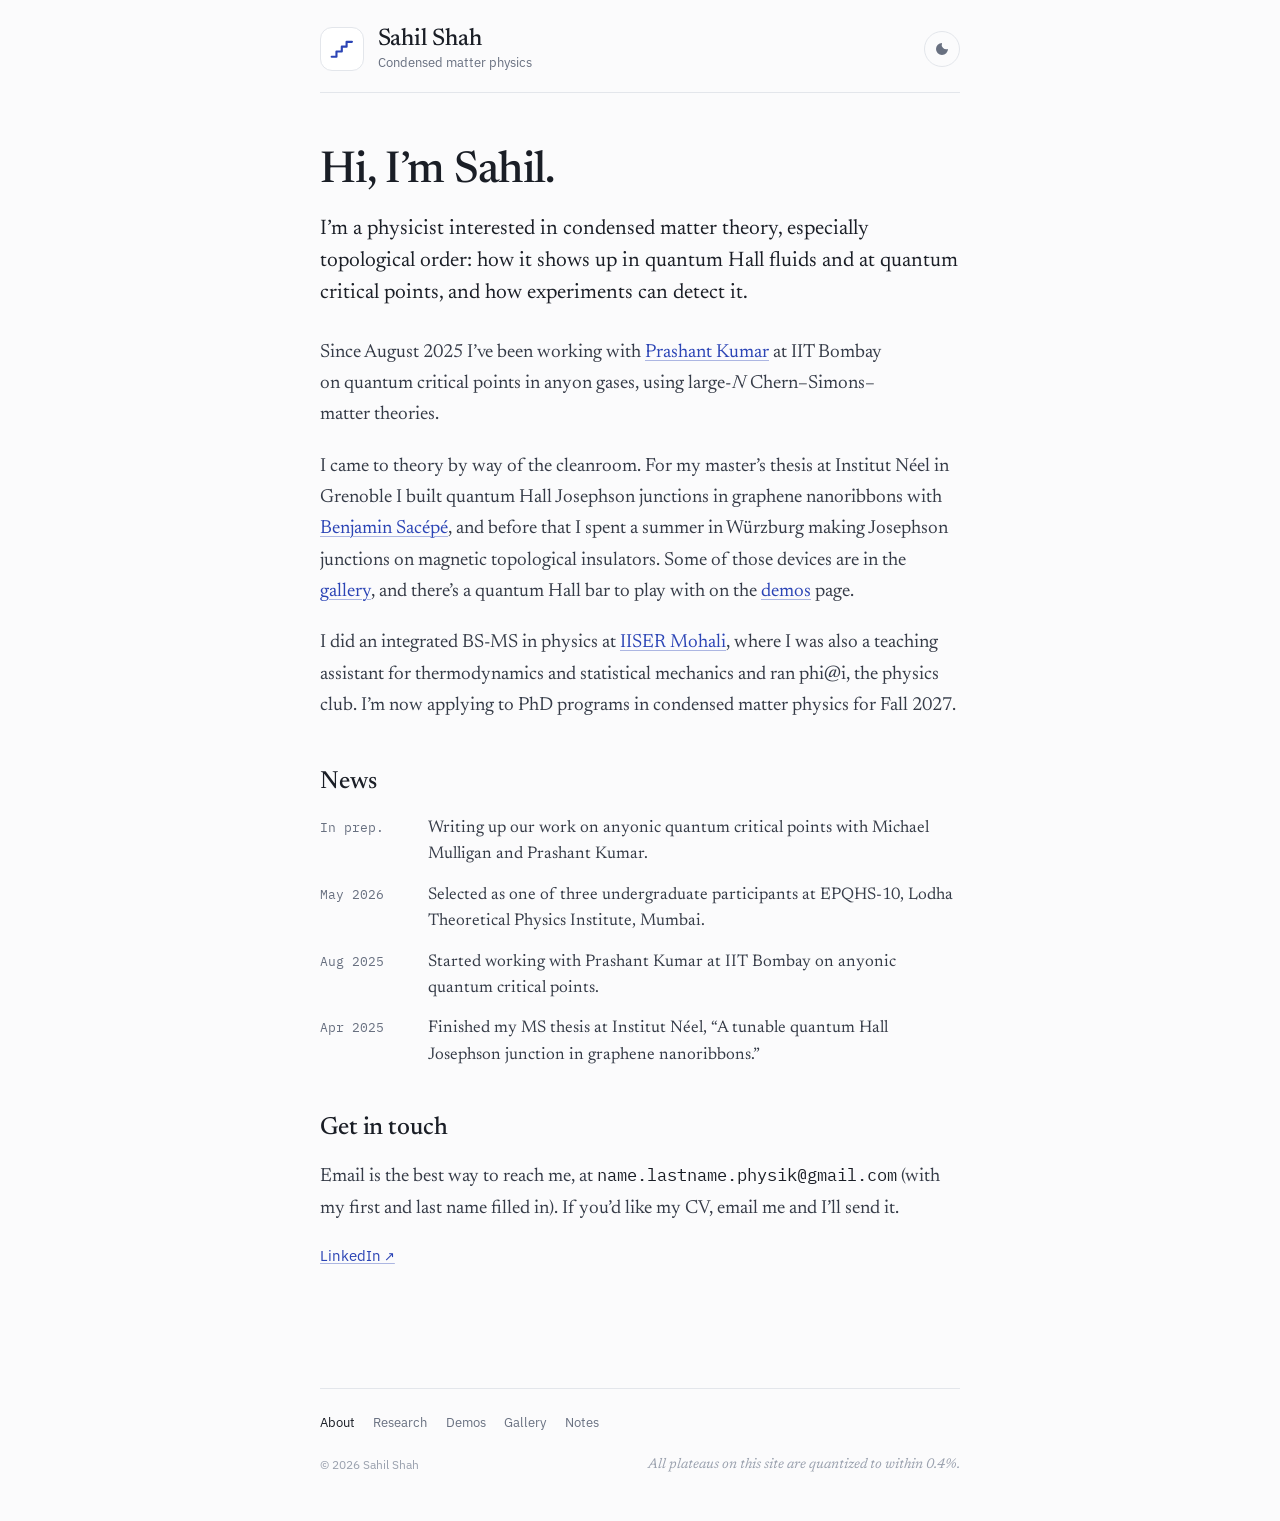
<file: index.html>
<!doctype html>
<html lang="en">
<head>
<meta charset="utf-8">
<meta name="viewport" content="width=device-width, initial-scale=1, viewport-fit=cover">
<title>Sahil Shah</title>
<meta name="description" content="Sahil Shah, condensed matter physicist: quantum Hall physics, anyons and quantum transport.">
<meta property="og:title" content="Sahil Shah">
<meta property="og:description" content="Sahil Shah, condensed matter physicist: quantum Hall physics, anyons and quantum transport.">
<meta property="og:type" content="website">
<link rel="icon" href="favicon.svg" type="image/svg+xml">
<link rel="preload" href="assets/fonts/newsreader-latin-opsz-normal.woff2" as="font" type="font/woff2" crossorigin>
<link rel="preload" href="assets/fonts/ibm-plex-sans-latin-400-normal.woff2" as="font" type="font/woff2" crossorigin>
<link rel="stylesheet" href="assets/css/fonts.css">
<link rel="stylesheet" href="assets/css/style.css">
<script>
  // apply a saved theme before first paint
  try { var t = localStorage.getItem('theme'); if (t === 'dark' || t === 'light') document.documentElement.setAttribute('data-theme', t); } catch (e) {}
</script>
</head>
<body class="about-page">

<a class="skip" href="#main">Skip to content</a>

<header class="masthead">
  <div class="column">
    <div class="masthead-inner">
      <div class="menu">
        <button type="button" class="menu-button" id="menu-button" aria-expanded="false" aria-controls="site-menu" aria-label="Open menu" title="Menu">
          <svg viewBox="0 0 24 24" aria-hidden="true"><path class="stairs" d="M2.5 19.5h4.5v-5h5V10h4.5V5.5h5" fill="none" stroke="currentColor" stroke-width="2" stroke-linecap="round" stroke-linejoin="round"/></svg>
        </button>
        <nav class="menu-panel" id="site-menu" aria-label="Pages" hidden>
          <p class="menu-head">Sahil Shah · pages</p>
          <ul class="menu-list">
          <li style="--i:0" class="is-current"><a href="./" aria-current="page"><span class="menu-label">About</span><span class="menu-desc">Who I am and what I'm up to</span></a></li>
          <li style="--i:1"><a href="research.html"><span class="menu-label">Research</span><span class="menu-desc">Interests, projects and the people I work with</span></a></li>
          <li style="--i:2"><a href="demos.html"><span class="menu-label">Demos &amp; visualizations</span><span class="menu-desc">The quantum Hall effect, in your browser</span></a></li>
          <li style="--i:3"><a href="gallery.html"><span class="menu-label">Gallery</span><span class="menu-desc">Postcards from the cleanroom</span></a></li>
          <li style="--i:4"><a href="notes.html"><span class="menu-label">Notes <span class="badge">under construction</span></span><span class="menu-desc">Anyons, large-N and more, soon</span></a></li>
          </ul>
          <div class="menu-foot"><a href="./#contact">Contact</a><small>© 2026</small></div>
        </nav>
      </div>
      <p class="masthead-title"><a href="./">Sahil Shah</a><span class="masthead-tagline">Condensed matter physics</span></p>
      <button type="button" class="theme-toggle" id="theme-toggle" aria-label="Switch colour theme"><svg viewBox="0 0 24 24" aria-hidden="true"><path d="M12 3a9 9 0 1 0 9 9A7 7 0 0 1 12 3z" fill="currentColor"/></svg></button>
    </div>
  </div>
</header>

<main id="main">
<div class="column">
  <h1 class="page-title">Hi, I’m Sahil.</h1>
  <p class="lead">I’m a physicist interested in condensed matter theory, especially topological order: how it shows up in quantum Hall fluids and at quantum critical points, and how experiments can detect it.</p>
  <p>Since August 2025 I’ve been working with <a href="https://sites.google.com/view/prashantkumariitb/research" rel="noopener">Prashant Kumar</a> at IIT Bombay on quantum critical points in anyon gases, using large-<i>N</i> Chern–Simons–matter theories.</p>
  <p>I came to theory by way of the cleanroom. For my master’s thesis at Institut Néel in Grenoble I built quantum Hall Josephson junctions in graphene nanoribbons with <a href="https://sacepe-quest.neel.cnrs.fr/" rel="noopener">Benjamin Sacépé</a>, and before that I spent a summer in Würzburg making Josephson junctions on magnetic topological insulators. Some of those devices are in the <a href="gallery.html">gallery</a>, and there’s a quantum Hall bar to play with on the <a href="demos.html">demos</a> page.</p>
  <p>I did an integrated BS-MS in physics at <a href="https://www.iisermohali.ac.in/" rel="noopener">IISER Mohali</a>, where I was also a teaching assistant for thermodynamics and statistical mechanics and ran phi@i, the physics club. I’m now applying to PhD programs in condensed matter physics for Fall 2027.</p>

  <h2>News</h2>
  <ul class="news">
    <li><span class="when">In prep.</span><span>Writing up our work on anyonic quantum critical points with Michael Mulligan and Prashant Kumar.</span></li>
    <li><time datetime="2026-05">May 2026</time><span>Selected as one of three undergraduate participants at EPQHS-10, Lodha Theoretical Physics Institute, Mumbai.</span></li>
    <li><time datetime="2025-08">Aug 2025</time><span>Started working with Prashant Kumar at IIT Bombay on anyonic quantum critical points.</span></li>
    <li><time datetime="2025-04">Apr 2025</time><span>Finished my MS thesis at Institut Néel, “A tunable quantum Hall Josephson junction in graphene nanoribbons.”</span></li>
  </ul>

  <h2 id="contact">Get in touch</h2>
  <p>Email is the best way to reach me, at <span class="email">name.lastname.physik@gmail.com</span> (with my first and last name filled in). If you’d like my CV, email me and I’ll send it.</p>
  <ul class="link-row">
    <li><a href="https://www.linkedin.com/in/sahil-shah-797185203/" rel="noopener">LinkedIn</a></li>
    <!-- <li><a href="https://github.com/YOUR-USERNAME" rel="noopener">GitHub</a></li> -->
  </ul>
</div>
</main>

<footer class="site-footer">
  <div class="column">
    <div class="footer-inner">
      <nav class="footer-nav" aria-label="Pages (footer)"><a href="./" aria-current="page">About</a><a href="research.html">Research</a><a href="demos.html">Demos</a><a href="gallery.html">Gallery</a><a href="notes.html">Notes</a></nav>
      <!-- Visitor counter: paste your Cloudflare Worker URL into ENDPOINT at the top of assets/js/visits.js (see README). Hidden until then. -->
      <div class="visits" id="visits" data-flags="assets/flags/" hidden>
        <p class="visits-summary"><span class="visits-label">Visitors</span> <span><strong id="visits-total">0</strong> visits from <strong id="visits-n">0 countries</strong></span></p>
        <ul class="visits-flags" id="visits-flags" aria-label="Visits by country"></ul>
        <button type="button" class="visits-more" id="visits-more" hidden>+0 more</button>
        <p class="visits-note" id="visits-note" hidden>Example data. Live counts appear once the counter is deployed.</p>
      </div>
      <div class="footer-meta">
        <p>© <span id="year">2026</span> Sahil Shah</p>
        <p class="footnote">All plateaus on this site are quantized to within 0.4%.</p>
      </div>
    </div>
  </div>
</footer>

<script src="assets/js/site.js" defer></script>
<script src="assets/js/visits.js" defer></script>
</body>
</html>
</file>
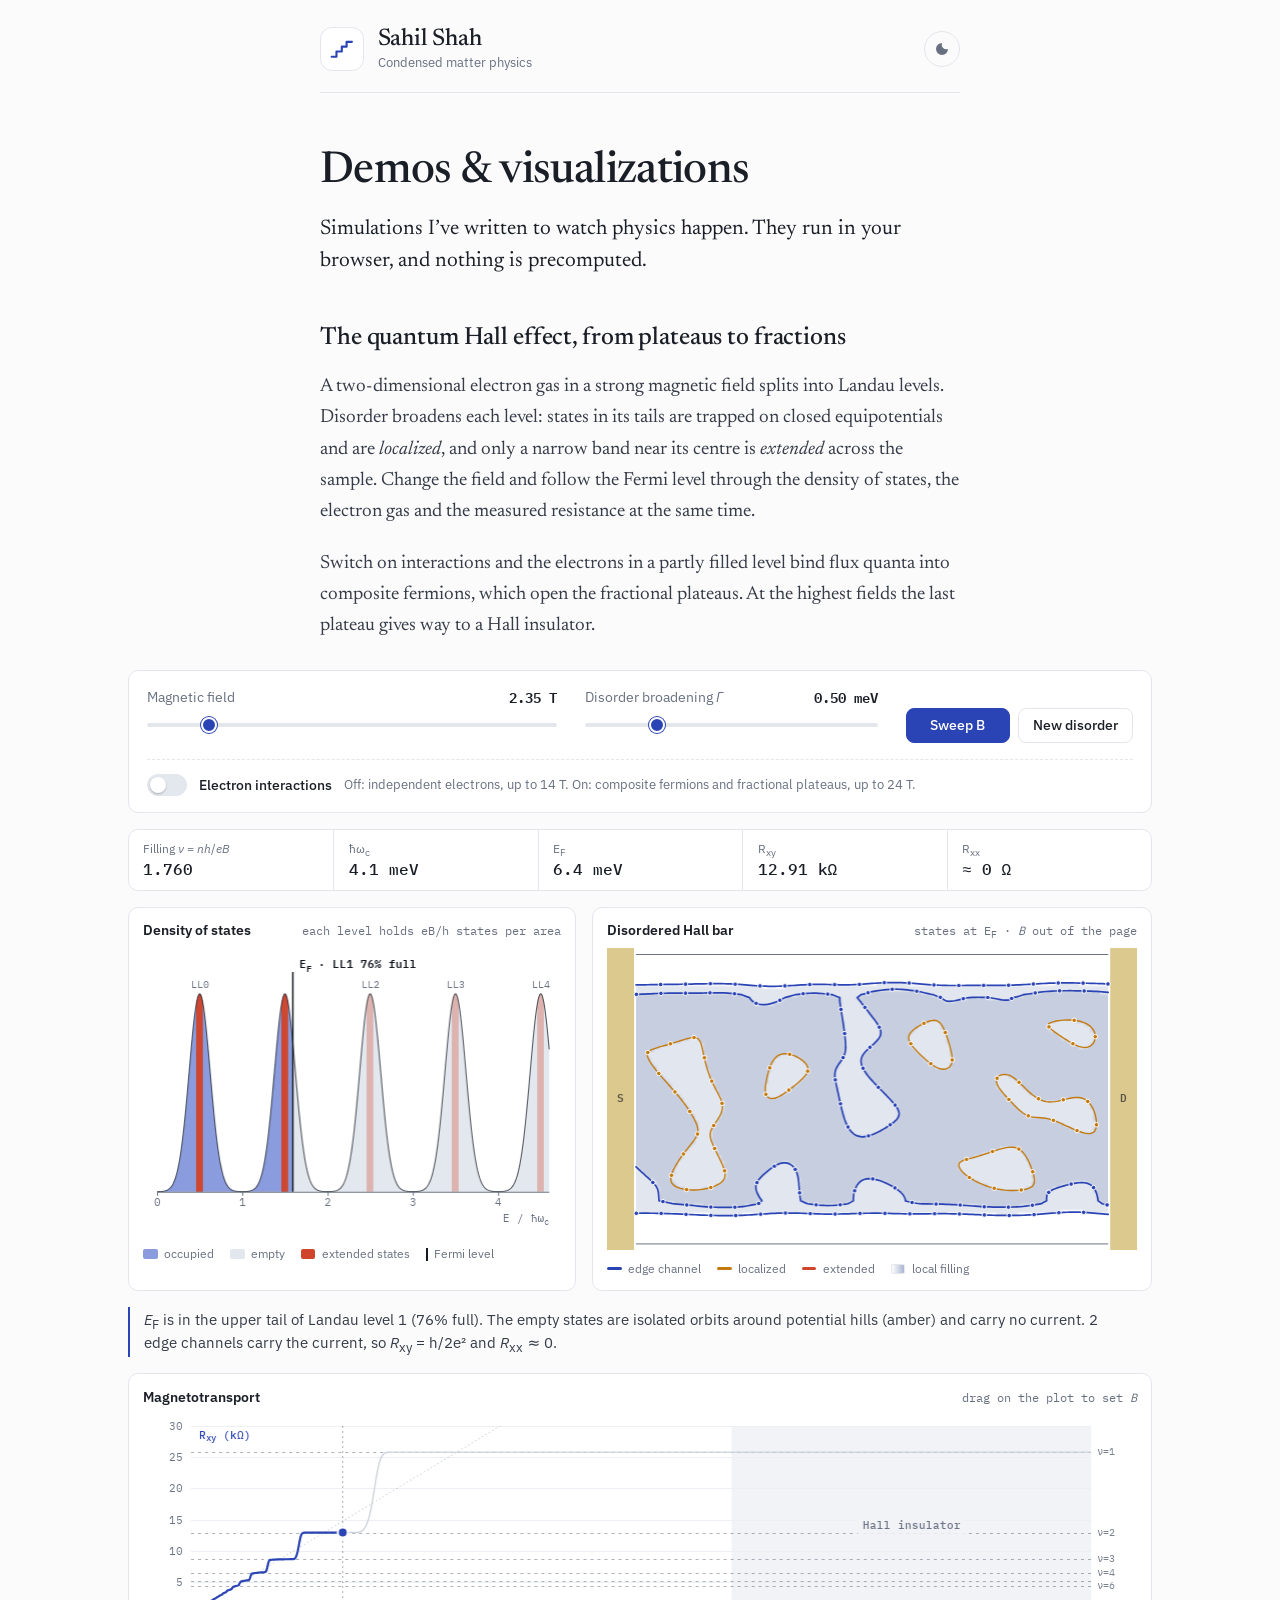
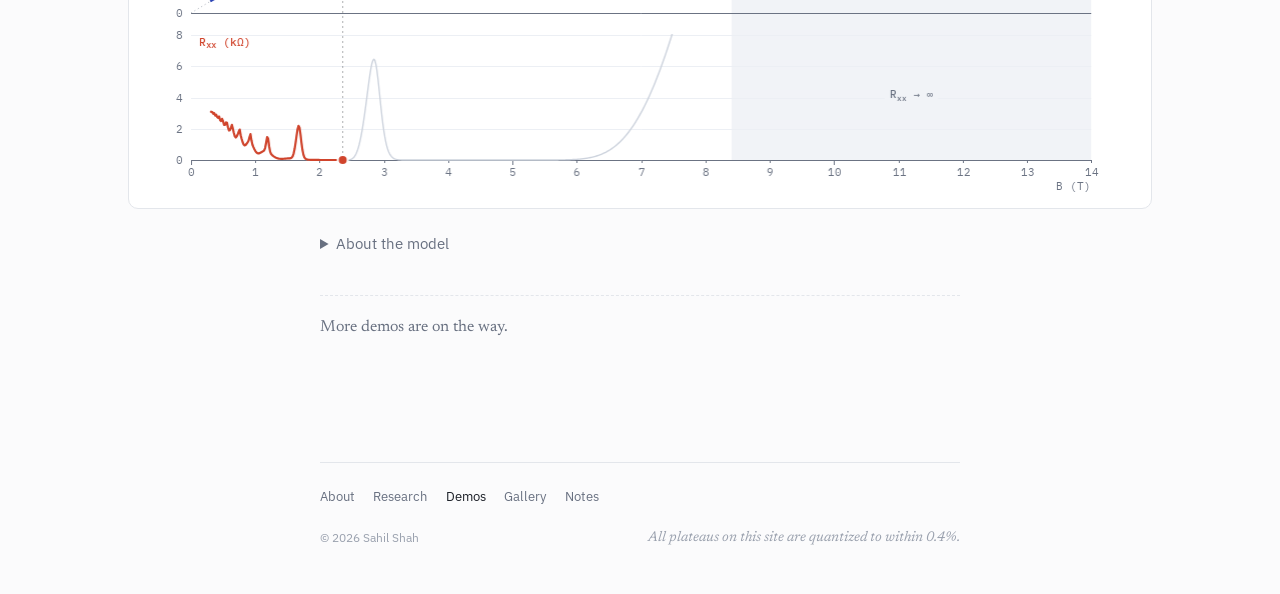
<file: demos.html>
<!doctype html>
<html lang="en">
<head>
<meta charset="utf-8">
<meta name="viewport" content="width=device-width, initial-scale=1, viewport-fit=cover">
<title>Demos · Sahil Shah</title>
<meta name="description" content="An interactive simulation of the integer and fractional quantum Hall effects: Landau levels, percolation, composite fermions and the Hall insulator.">
<meta property="og:title" content="Demos · Sahil Shah">
<meta property="og:description" content="An interactive simulation of the integer and fractional quantum Hall effects: Landau levels, percolation, composite fermions and the Hall insulator.">
<meta property="og:type" content="website">
<link rel="icon" href="favicon.svg" type="image/svg+xml">
<link rel="preload" href="assets/fonts/newsreader-latin-opsz-normal.woff2" as="font" type="font/woff2" crossorigin>
<link rel="preload" href="assets/fonts/ibm-plex-sans-latin-400-normal.woff2" as="font" type="font/woff2" crossorigin>
<link rel="stylesheet" href="assets/css/fonts.css">
<link rel="stylesheet" href="assets/css/style.css">
<link rel="stylesheet" href="assets/css/qhe.css">
<script>
  // apply a saved theme before first paint
  try { var t = localStorage.getItem('theme'); if (t === 'dark' || t === 'light') document.documentElement.setAttribute('data-theme', t); } catch (e) {}
</script>
</head>
<body class="demos-page">

<a class="skip" href="#main">Skip to content</a>

<header class="masthead">
  <div class="column">
    <div class="masthead-inner">
      <div class="menu">
        <button type="button" class="menu-button" id="menu-button" aria-expanded="false" aria-controls="site-menu" aria-label="Open menu" title="Menu">
          <svg viewBox="0 0 24 24" aria-hidden="true"><path class="stairs" d="M2.5 19.5h4.5v-5h5V10h4.5V5.5h5" fill="none" stroke="currentColor" stroke-width="2" stroke-linecap="round" stroke-linejoin="round"/></svg>
        </button>
        <nav class="menu-panel" id="site-menu" aria-label="Pages" hidden>
          <p class="menu-head">Sahil Shah · pages</p>
          <ul class="menu-list">
          <li style="--i:0"><a href="./"><span class="menu-label">About</span><span class="menu-desc">Who I am and what I'm up to</span></a></li>
          <li style="--i:1"><a href="research.html"><span class="menu-label">Research</span><span class="menu-desc">Interests, projects and the people I work with</span></a></li>
          <li style="--i:2" class="is-current"><a href="demos.html" aria-current="page"><span class="menu-label">Demos &amp; visualizations</span><span class="menu-desc">The quantum Hall effect, in your browser</span></a></li>
          <li style="--i:3"><a href="gallery.html"><span class="menu-label">Gallery</span><span class="menu-desc">Postcards from the cleanroom</span></a></li>
          <li style="--i:4"><a href="notes.html"><span class="menu-label">Notes <span class="badge">under construction</span></span><span class="menu-desc">Anyons, large-N and more, soon</span></a></li>
          </ul>
          <div class="menu-foot"><a href="./#contact">Contact</a><small>© 2026</small></div>
        </nav>
      </div>
      <p class="masthead-title"><a href="./">Sahil Shah</a><span class="masthead-tagline">Condensed matter physics</span></p>
      <button type="button" class="theme-toggle" id="theme-toggle" aria-label="Switch colour theme"><svg viewBox="0 0 24 24" aria-hidden="true"><path d="M12 3a9 9 0 1 0 9 9A7 7 0 0 1 12 3z" fill="currentColor"/></svg></button>
    </div>
  </div>
</header>

<main id="main">
<div class="column">
  <h1 class="page-title">Demos &amp; visualizations</h1>
  <p class="lead">Simulations I’ve written to watch physics happen. They run in your browser, and nothing is precomputed.</p>
</div>

<section class="demo" id="qhe" aria-labelledby="qhe-h">
  <div class="column">
    <h2 id="qhe-h">The quantum Hall effect, from plateaus to fractions</h2>
    <p>A two-dimensional electron gas in a strong magnetic field splits into Landau levels. Disorder broadens each level: states in its tails are trapped on closed equipotentials and are <em>localized</em>, and only a narrow band near its centre is <em>extended</em> across the sample. Change the field and follow the Fermi level through the density of states, the electron gas and the measured resistance at the same time.</p>
    <p>Switch on interactions and the electrons in a partly filled level bind flux quanta into composite fermions, which open the fractional plateaus. At the highest fields the last plateau gives way to a Hall insulator.</p>
  </div>
  <div class="column-wide">
      <div class="sim" id="qhe-sim">
        <div class="sim-controls">
          <div class="ctl">
            <label for="qhe-b"><span>Magnetic field</span> <output id="qhe-b-out" for="qhe-b">2.35 T</output></label>
            <input type="range" id="qhe-b" min="0.5" max="14" step="0.01" value="2.35">
          </div>
          <div class="ctl">
            <label for="qhe-g"><span>Disorder broadening <i>Γ</i></span> <output id="qhe-g-out" for="qhe-g">0.50 meV</output></label>
            <input type="range" id="qhe-g" min="0.2" max="1.5" step="0.05" value="0.5">
          </div>
          <div class="ctl-buttons">
            <button type="button" class="btn btn-primary" id="qhe-sweep" aria-pressed="false">Sweep B</button>
            <button type="button" class="btn" id="qhe-reseed">New disorder</button>
          </div>
          <div class="ctl-switch">
            <button type="button" class="switch" id="qhe-int" role="switch" aria-checked="false" aria-describedby="qhe-int-hint"><span class="switch-knob"></span></button>
            <label for="qhe-int">Electron interactions</label>
            <span class="ctl-hint" id="qhe-int-hint">Off: independent electrons, up to 14 T. On: composite fermions and fractional plateaus, up to 24 T.</span>
          </div>
        </div>

        <dl class="sim-readout">
          <div><dt>Filling <i>ν</i> = <i>nh</i>/<i>eB</i></dt><dd id="ro-nu">–</dd></div>
          <div><dt>ħω<sub>c</sub></dt><dd id="ro-hw">–</dd></div>
          <div><dt>E<sub>F</sub></dt><dd id="ro-ef">–</dd></div>
          <div><dt>R<sub>xy</sub></dt><dd id="ro-rxy">–</dd></div>
          <div><dt>R<sub>xx</sub></dt><dd id="ro-rxx">–</dd></div>
        </dl>

        <div class="sim-grid">
          <figure class="sim-panel">
            <figcaption><span class="panel-title">Density of states</span><span class="panel-note" id="qhe-dos-note">each level holds eB/h states per area</span></figcaption>
            <canvas id="qhe-dos" class="cv-dos" role="img" aria-label="Density of states of the broadened Landau levels, with occupied states shaded up to the Fermi level"></canvas>
            <ul class="legend">
              <li><span class="sw sw-occ"></span>occupied</li>
              <li><span class="sw sw-empty"></span>empty</li>
              <li><span class="sw sw-ext"></span>extended states</li>
              <li><span class="sw sw-line"></span>Fermi level</li>
            </ul>
          </figure>
          <figure class="sim-panel">
            <figcaption><span class="panel-title">Disordered Hall bar</span><span class="panel-note">states at E<sub>F</sub> · <i>B</i> out of the page</span></figcaption>
            <canvas id="qhe-2deg" class="cv-gas" role="img" aria-label="Hall bar with a random potential, showing edge channels, localized orbits and percolating extended states at the Fermi energy"></canvas>
            <ul class="legend">
              <li><span class="sw sw-edge"></span>edge channel</li>
              <li><span class="sw sw-loc"></span>localized</li>
              <li><span class="sw sw-ext"></span>extended</li>
              <li><span class="sw sw-fill"></span>local filling</li>
              <li id="qhe-legend-cf" hidden><span class="sw sw-dash"></span>composite fermions</li>
            </ul>
          </figure>
        </div>

        <p class="sim-status" id="qhe-status" aria-live="polite"></p>

        <figure class="sim-panel sim-panel-wide">
          <figcaption><span class="panel-title">Magnetotransport</span><span class="panel-note">drag on the plot to set <i>B</i></span></figcaption>
          <canvas id="qhe-rb" class="cv-rb" role="img" aria-label="Hall resistance and longitudinal resistance against magnetic field, with a marker at the current field"></canvas>
        </figure>
      </div>
  </div>
  <div class="column">
      <details class="model-notes">
        <summary>About the model</summary>
        <div>
          <p>The sample is a GaAs 2DEG (<i>m</i>* = 0.067 <i>m</i><sub>e</sub>) with a fixed density of 1.0 × 10<sup>11</sup> cm<sup>−2</sup>, so <i>ν</i> = 1 falls at 4.1 T and <i>ν</i> = 1/3 at 12.4 T. Levels are taken as spin-resolved, <i>E</i><sub><i>n</i></sub> = (<i>n</i> + ½)ħω<sub>c</sub>, each broadened by a smooth random potential with rms amplitude Γ. The Fermi level is found by filling states until the density is reached.</p>
          <p>In a strong field the guiding centre of a cyclotron orbit drifts along equipotentials of the disorder, so a state of energy <i>E</i> in level <i>n</i> lives on the contour <i>V</i>(<b>r</b>) = <i>E</i> − <i>E</i><sub><i>n</i></sub>. The Hall bar draws those contours at the Fermi energy with marching squares, and the dots move with the <b>E</b> × <b>B</b> drift. Small closed contours are localized. Contours that link the two edges, or that are larger than an assumed phase-coherence length of 0.7 bar widths, count as extended and let electrons backscatter. The confining potential at the edges carries one chiral channel per filled level. The shading shows the local filling factor.</p>
          <p>The range of energies with extended states is measured on this simulated sample, and the same range sets where σ<sub>xy</sub> steps by e²/h. Each step follows the semicircle law σ<sub>xx</sub>² + (σ<sub>xy</sub> − <i>N</i> − ½)² = ¼. Past the last plateau σ<sub>xy</sub> and σ<sub>xx</sub> both vanish on the semicircle, so ρ<sub>xx</sub> diverges while ρ<sub>xy</sub> stays at h/e²: the quantized Hall insulator. When levels overlap (ħω<sub>c</sub> ≲ 3Γ) the transport crosses over to the Drude form with Shubnikov–de Haas oscillations.</p>
          <p>With interactions on, the electrons in the partly filled level <i>N</i> (filling <i>f</i>) are treated in mean-field composite-fermion theory. Each binds two flux quanta, so they see <i>B</i>* = <i>B</i>(1 − 2<i>f</i>) and fill |<i>ν</i>*| = <i>f</i>/|1 − 2<i>f</i>| Λ levels. Those levels are spaced by a Coulomb gap Δ = 0.33 (e²/εℓ<sub>B</sub>)|1 − 2<i>f</i>|, reduced by 1/(1 + <i>N</i>²) in higher levels, and are broadened by a quarter of the electron disorder. The composite fermions go through the same percolation and semicircle machinery. The electron resistivity is the composite-fermion one plus the Chern–Simons term, ρ<sub>xy</sub> = ρ*<sub>xy</sub> + 2h/e², which turns <i>ν</i>* = ±<i>p</i> into the plateaus <i>ν</i> = <i>p</i>/(2<i>p</i> ± 1). The dashed contours are the composite-fermion states at their Fermi energy. For <i>f</i> &gt; ½, <i>B</i>* is reversed and so is their drift. Near <i>f</i> = ½ the Λ levels merge into a composite-fermion Fermi sea. Past 1/3, the composite fermions localize and the sample again becomes a Hall insulator with ρ<sub>xy</sub> ≈ 3h/e².</p>
          <p>It is a teaching model. It captures the percolation and composite-fermion pictures, but not critical exponents, spin, or fractions outside the Jain sequences, such as 5/2.</p>
        </div>
      </details>
  </div>
</section>

<div class="column">
  <p class="aside">More demos are on the way.</p>
</div>
</main>

<footer class="site-footer">
  <div class="column">
    <div class="footer-inner">
      <nav class="footer-nav" aria-label="Pages (footer)"><a href="./">About</a><a href="research.html">Research</a><a href="demos.html" aria-current="page">Demos</a><a href="gallery.html">Gallery</a><a href="notes.html">Notes</a></nav>
      <!-- Visitor counter: paste your Cloudflare Worker URL into ENDPOINT at the top of assets/js/visits.js (see README). Hidden until then. -->
      <div class="visits" id="visits" data-flags="assets/flags/" hidden>
        <p class="visits-summary"><span class="visits-label">Visitors</span> <span><strong id="visits-total">0</strong> visits from <strong id="visits-n">0 countries</strong></span></p>
        <ul class="visits-flags" id="visits-flags" aria-label="Visits by country"></ul>
        <button type="button" class="visits-more" id="visits-more" hidden>+0 more</button>
        <p class="visits-note" id="visits-note" hidden>Example data. Live counts appear once the counter is deployed.</p>
      </div>
      <div class="footer-meta">
        <p>© <span id="year">2026</span> Sahil Shah</p>
        <p class="footnote">All plateaus on this site are quantized to within 0.4%.</p>
      </div>
    </div>
  </div>
</footer>

<script src="assets/js/site.js" defer></script>
<script src="assets/js/qhe.js" defer></script>
<script src="assets/js/visits.js" defer></script>
</body>
</html>
</file>
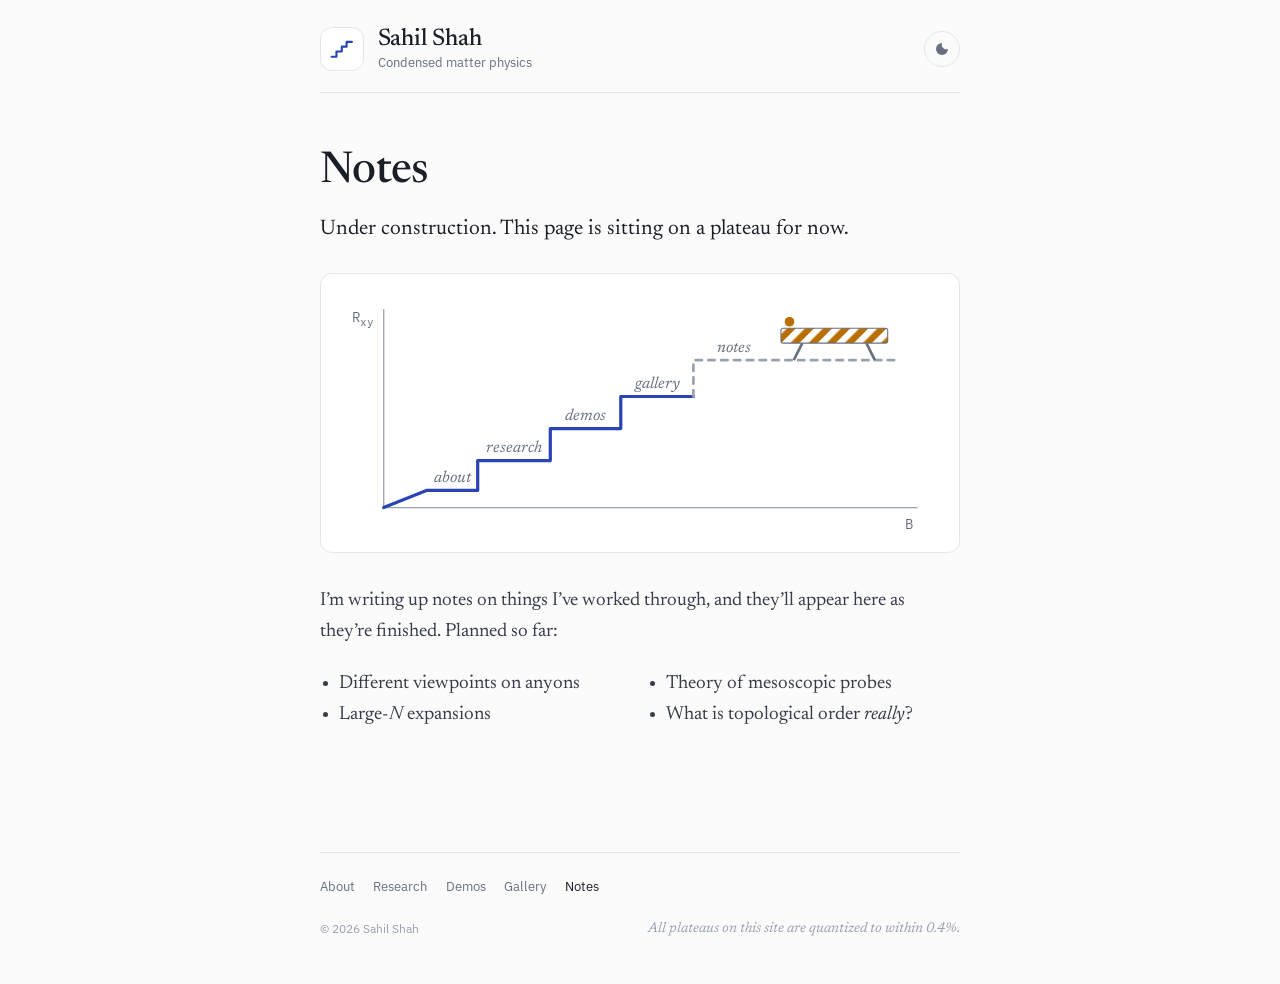
<file: notes.html>
<!doctype html>
<html lang="en">
<head>
<meta charset="utf-8">
<meta name="viewport" content="width=device-width, initial-scale=1, viewport-fit=cover">
<title>Notes · Sahil Shah</title>
<meta name="description" content="Notes by Sahil Shah, under construction.">
<meta property="og:title" content="Notes · Sahil Shah">
<meta property="og:description" content="Notes by Sahil Shah, under construction.">
<meta property="og:type" content="website">
<link rel="icon" href="favicon.svg" type="image/svg+xml">
<link rel="preload" href="assets/fonts/newsreader-latin-opsz-normal.woff2" as="font" type="font/woff2" crossorigin>
<link rel="preload" href="assets/fonts/ibm-plex-sans-latin-400-normal.woff2" as="font" type="font/woff2" crossorigin>
<link rel="stylesheet" href="assets/css/fonts.css">
<link rel="stylesheet" href="assets/css/style.css">
<script>
  // apply a saved theme before first paint
  try { var t = localStorage.getItem('theme'); if (t === 'dark' || t === 'light') document.documentElement.setAttribute('data-theme', t); } catch (e) {}
</script>
</head>
<body class="notes-page">

<a class="skip" href="#main">Skip to content</a>

<header class="masthead">
  <div class="column">
    <div class="masthead-inner">
      <div class="menu">
        <button type="button" class="menu-button" id="menu-button" aria-expanded="false" aria-controls="site-menu" aria-label="Open menu" title="Menu">
          <svg viewBox="0 0 24 24" aria-hidden="true"><path class="stairs" d="M2.5 19.5h4.5v-5h5V10h4.5V5.5h5" fill="none" stroke="currentColor" stroke-width="2" stroke-linecap="round" stroke-linejoin="round"/></svg>
        </button>
        <nav class="menu-panel" id="site-menu" aria-label="Pages" hidden>
          <p class="menu-head">Sahil Shah · pages</p>
          <ul class="menu-list">
          <li style="--i:0"><a href="./"><span class="menu-label">About</span><span class="menu-desc">Who I am and what I'm up to</span></a></li>
          <li style="--i:1"><a href="research.html"><span class="menu-label">Research</span><span class="menu-desc">Interests, projects and the people I work with</span></a></li>
          <li style="--i:2"><a href="demos.html"><span class="menu-label">Demos &amp; visualizations</span><span class="menu-desc">The quantum Hall effect, in your browser</span></a></li>
          <li style="--i:3"><a href="gallery.html"><span class="menu-label">Gallery</span><span class="menu-desc">Postcards from the cleanroom</span></a></li>
          <li style="--i:4" class="is-current"><a href="notes.html" aria-current="page"><span class="menu-label">Notes <span class="badge">under construction</span></span><span class="menu-desc">Anyons, large-N and more, soon</span></a></li>
          </ul>
          <div class="menu-foot"><a href="./#contact">Contact</a><small>© 2026</small></div>
        </nav>
      </div>
      <p class="masthead-title"><a href="./">Sahil Shah</a><span class="masthead-tagline">Condensed matter physics</span></p>
      <button type="button" class="theme-toggle" id="theme-toggle" aria-label="Switch colour theme"><svg viewBox="0 0 24 24" aria-hidden="true"><path d="M12 3a9 9 0 1 0 9 9A7 7 0 0 1 12 3z" fill="currentColor"/></svg></button>
    </div>
  </div>
</header>

<main id="main">
<div class="column">
  <h1 class="page-title">Notes</h1>
  <p class="lead">Under construction. This page is sitting on a plateau for now.</p>
  <figure class="construction" aria-label="A Hall resistance staircase drawn as a map of this site: plateaus for about, research, demos and gallery, then a dashed plateau labelled notes with a construction barrier on it.">
    <svg viewBox="0 0 560 230" role="img" aria-hidden="true" focusable="false">
      <defs>
        <pattern id="hazard" width="12" height="12" patternUnits="userSpaceOnUse" patternTransform="rotate(45)">
          <rect class="hz-a" width="12" height="12"/><rect class="hz-b" width="6" height="12"/>
        </pattern>
      </defs>
      <path class="axis" d="M40 14V200H540"/>
      <text class="ax-label" x="536" y="220" text-anchor="end">B</text>
      <text class="ax-label" x="10" y="26">R<tspan font-size="10" dy="4">xy</tspan></text>
      <path class="stairs-done" d="M40 200L80 184H128V156H196V126H262V96H330"/>
      <path class="stairs-todo" d="M330 96V62H520"/>
      <text class="plateau-label" x="104" y="176" text-anchor="middle">about</text>
      <text class="plateau-label" x="162" y="148" text-anchor="middle">research</text>
      <text class="plateau-label" x="229" y="118" text-anchor="middle">demos</text>
      <text class="plateau-label" x="296" y="88" text-anchor="middle">gallery</text>
      <text class="plateau-label" x="368" y="54" text-anchor="middle">notes</text>
      <line class="barrier-leg" x1="432" y1="46" x2="424" y2="62"/>
      <line class="barrier-leg" x1="492" y1="46" x2="500" y2="62"/>
      <rect class="board" x="412" y="32" width="100" height="14" rx="2" fill="url(#hazard)"/>
      <circle class="lamp" cx="420" cy="26" r="4.5"/>
    </svg>
  </figure>
  <p>I’m writing up notes on things I’ve worked through, and they’ll appear here as they’re finished. Planned so far:</p>
  <ul class="topics">
    <li>Different viewpoints on anyons</li>
    <li>Large-<i>N</i> expansions</li>
    <li>Theory of mesoscopic probes</li>
    <li>What is topological order <em>really</em>?</li>
  </ul>
</div>
</main>

<footer class="site-footer">
  <div class="column">
    <div class="footer-inner">
      <nav class="footer-nav" aria-label="Pages (footer)"><a href="./">About</a><a href="research.html">Research</a><a href="demos.html">Demos</a><a href="gallery.html">Gallery</a><a href="notes.html" aria-current="page">Notes</a></nav>
      <!-- Visitor counter: paste your Cloudflare Worker URL into ENDPOINT at the top of assets/js/visits.js (see README). Hidden until then. -->
      <div class="visits" id="visits" data-flags="assets/flags/" hidden>
        <p class="visits-summary"><span class="visits-label">Visitors</span> <span><strong id="visits-total">0</strong> visits from <strong id="visits-n">0 countries</strong></span></p>
        <ul class="visits-flags" id="visits-flags" aria-label="Visits by country"></ul>
        <button type="button" class="visits-more" id="visits-more" hidden>+0 more</button>
        <p class="visits-note" id="visits-note" hidden>Example data. Live counts appear once the counter is deployed.</p>
      </div>
      <div class="footer-meta">
        <p>© <span id="year">2026</span> Sahil Shah</p>
        <p class="footnote">All plateaus on this site are quantized to within 0.4%.</p>
      </div>
    </div>
  </div>
</footer>

<script src="assets/js/site.js" defer></script>
<script src="assets/js/visits.js" defer></script>
</body>
</html>
</file>
<file: assets/css/fonts.css>
/* Self-hosted fonts (SIL Open Font License), subsets: latin, latin-ext, greek. Source: Fontsource. */
@font-face {
  font-family: 'Newsreader';
  font-style: normal;
  font-display: swap;
  font-weight: 200 800;
  src: url(../fonts/newsreader-latin-ext-opsz-normal.woff2) format('woff2-variations');
  unicode-range: U+0100-02BA,U+02BD-02C5,U+02C7-02CC,U+02CE-02D7,U+02DD-02FF,U+0304,U+0308,U+0329,U+1D00-1DBF,U+1E00-1E9F,U+1EF2-1EFF,U+2020,U+20A0-20AB,U+20AD-20C0,U+2113,U+2C60-2C7F,U+A720-A7FF;
}
@font-face {
  font-family: 'Newsreader';
  font-style: normal;
  font-display: swap;
  font-weight: 200 800;
  src: url(../fonts/newsreader-latin-opsz-normal.woff2) format('woff2-variations');
  unicode-range: U+0000-00FF,U+0131,U+0152-0153,U+02BB-02BC,U+02C6,U+02DA,U+02DC,U+0304,U+0308,U+0329,U+2000-206F,U+20AC,U+2122,U+2191,U+2193,U+2212,U+2215,U+FEFF,U+FFFD;
}
@font-face {
  font-family: 'Newsreader';
  font-style: italic;
  font-display: swap;
  font-weight: 200 800;
  src: url(../fonts/newsreader-latin-ext-opsz-italic.woff2) format('woff2-variations');
  unicode-range: U+0100-02BA,U+02BD-02C5,U+02C7-02CC,U+02CE-02D7,U+02DD-02FF,U+0304,U+0308,U+0329,U+1D00-1DBF,U+1E00-1E9F,U+1EF2-1EFF,U+2020,U+20A0-20AB,U+20AD-20C0,U+2113,U+2C60-2C7F,U+A720-A7FF;
}
@font-face {
  font-family: 'Newsreader';
  font-style: italic;
  font-display: swap;
  font-weight: 200 800;
  src: url(../fonts/newsreader-latin-opsz-italic.woff2) format('woff2-variations');
  unicode-range: U+0000-00FF,U+0131,U+0152-0153,U+02BB-02BC,U+02C6,U+02DA,U+02DC,U+0304,U+0308,U+0329,U+2000-206F,U+20AC,U+2122,U+2191,U+2193,U+2212,U+2215,U+FEFF,U+FFFD;
}
@font-face {
  font-family: 'IBM Plex Sans';
  font-style: normal;
  font-display: swap;
  font-weight: 400;
  src: url(../fonts/ibm-plex-sans-greek-400-normal.woff2) format('woff2'), url(../fonts/ibm-plex-sans-greek-400-normal.woff) format('woff');
  unicode-range: U+0370-0377,U+037A-037F,U+0384-038A,U+038C,U+038E-03A1,U+03A3-03FF;
}
@font-face {
  font-family: 'IBM Plex Sans';
  font-style: normal;
  font-display: swap;
  font-weight: 400;
  src: url(../fonts/ibm-plex-sans-latin-ext-400-normal.woff2) format('woff2'), url(../fonts/ibm-plex-sans-latin-ext-400-normal.woff) format('woff');
  unicode-range: U+0100-02BA,U+02BD-02C5,U+02C7-02CC,U+02CE-02D7,U+02DD-02FF,U+0304,U+0308,U+0329,U+1D00-1DBF,U+1E00-1E9F,U+1EF2-1EFF,U+2020,U+20A0-20AB,U+20AD-20C0,U+2113,U+2C60-2C7F,U+A720-A7FF;
}
@font-face {
  font-family: 'IBM Plex Sans';
  font-style: normal;
  font-display: swap;
  font-weight: 400;
  src: url(../fonts/ibm-plex-sans-latin-400-normal.woff2) format('woff2'), url(../fonts/ibm-plex-sans-latin-400-normal.woff) format('woff');
  unicode-range: U+0000-00FF,U+0131,U+0152-0153,U+02BB-02BC,U+02C6,U+02DA,U+02DC,U+0304,U+0308,U+0329,U+2000-206F,U+20AC,U+2122,U+2191,U+2193,U+2212,U+2215,U+FEFF,U+FFFD;
}
@font-face {
  font-family: 'IBM Plex Sans';
  font-style: italic;
  font-display: swap;
  font-weight: 400;
  src: url(../fonts/ibm-plex-sans-greek-400-italic.woff2) format('woff2'), url(../fonts/ibm-plex-sans-greek-400-italic.woff) format('woff');
  unicode-range: U+0370-0377,U+037A-037F,U+0384-038A,U+038C,U+038E-03A1,U+03A3-03FF;
}
@font-face {
  font-family: 'IBM Plex Sans';
  font-style: italic;
  font-display: swap;
  font-weight: 400;
  src: url(../fonts/ibm-plex-sans-latin-ext-400-italic.woff2) format('woff2'), url(../fonts/ibm-plex-sans-latin-ext-400-italic.woff) format('woff');
  unicode-range: U+0100-02BA,U+02BD-02C5,U+02C7-02CC,U+02CE-02D7,U+02DD-02FF,U+0304,U+0308,U+0329,U+1D00-1DBF,U+1E00-1E9F,U+1EF2-1EFF,U+2020,U+20A0-20AB,U+20AD-20C0,U+2113,U+2C60-2C7F,U+A720-A7FF;
}
@font-face {
  font-family: 'IBM Plex Sans';
  font-style: italic;
  font-display: swap;
  font-weight: 400;
  src: url(../fonts/ibm-plex-sans-latin-400-italic.woff2) format('woff2'), url(../fonts/ibm-plex-sans-latin-400-italic.woff) format('woff');
  unicode-range: U+0000-00FF,U+0131,U+0152-0153,U+02BB-02BC,U+02C6,U+02DA,U+02DC,U+0304,U+0308,U+0329,U+2000-206F,U+20AC,U+2122,U+2191,U+2193,U+2212,U+2215,U+FEFF,U+FFFD;
}
@font-face {
  font-family: 'IBM Plex Sans';
  font-style: normal;
  font-display: swap;
  font-weight: 500;
  src: url(../fonts/ibm-plex-sans-greek-500-normal.woff2) format('woff2'), url(../fonts/ibm-plex-sans-greek-500-normal.woff) format('woff');
  unicode-range: U+0370-0377,U+037A-037F,U+0384-038A,U+038C,U+038E-03A1,U+03A3-03FF;
}
@font-face {
  font-family: 'IBM Plex Sans';
  font-style: normal;
  font-display: swap;
  font-weight: 500;
  src: url(../fonts/ibm-plex-sans-latin-ext-500-normal.woff2) format('woff2'), url(../fonts/ibm-plex-sans-latin-ext-500-normal.woff) format('woff');
  unicode-range: U+0100-02BA,U+02BD-02C5,U+02C7-02CC,U+02CE-02D7,U+02DD-02FF,U+0304,U+0308,U+0329,U+1D00-1DBF,U+1E00-1E9F,U+1EF2-1EFF,U+2020,U+20A0-20AB,U+20AD-20C0,U+2113,U+2C60-2C7F,U+A720-A7FF;
}
@font-face {
  font-family: 'IBM Plex Sans';
  font-style: normal;
  font-display: swap;
  font-weight: 500;
  src: url(../fonts/ibm-plex-sans-latin-500-normal.woff2) format('woff2'), url(../fonts/ibm-plex-sans-latin-500-normal.woff) format('woff');
  unicode-range: U+0000-00FF,U+0131,U+0152-0153,U+02BB-02BC,U+02C6,U+02DA,U+02DC,U+0304,U+0308,U+0329,U+2000-206F,U+20AC,U+2122,U+2191,U+2193,U+2212,U+2215,U+FEFF,U+FFFD;
}
@font-face {
  font-family: 'IBM Plex Sans';
  font-style: normal;
  font-display: swap;
  font-weight: 600;
  src: url(../fonts/ibm-plex-sans-greek-600-normal.woff2) format('woff2'), url(../fonts/ibm-plex-sans-greek-600-normal.woff) format('woff');
  unicode-range: U+0370-0377,U+037A-037F,U+0384-038A,U+038C,U+038E-03A1,U+03A3-03FF;
}
@font-face {
  font-family: 'IBM Plex Sans';
  font-style: normal;
  font-display: swap;
  font-weight: 600;
  src: url(../fonts/ibm-plex-sans-latin-ext-600-normal.woff2) format('woff2'), url(../fonts/ibm-plex-sans-latin-ext-600-normal.woff) format('woff');
  unicode-range: U+0100-02BA,U+02BD-02C5,U+02C7-02CC,U+02CE-02D7,U+02DD-02FF,U+0304,U+0308,U+0329,U+1D00-1DBF,U+1E00-1E9F,U+1EF2-1EFF,U+2020,U+20A0-20AB,U+20AD-20C0,U+2113,U+2C60-2C7F,U+A720-A7FF;
}
@font-face {
  font-family: 'IBM Plex Sans';
  font-style: normal;
  font-display: swap;
  font-weight: 600;
  src: url(../fonts/ibm-plex-sans-latin-600-normal.woff2) format('woff2'), url(../fonts/ibm-plex-sans-latin-600-normal.woff) format('woff');
  unicode-range: U+0000-00FF,U+0131,U+0152-0153,U+02BB-02BC,U+02C6,U+02DA,U+02DC,U+0304,U+0308,U+0329,U+2000-206F,U+20AC,U+2122,U+2191,U+2193,U+2212,U+2215,U+FEFF,U+FFFD;
}
@font-face {
  font-family: 'IBM Plex Mono';
  font-style: normal;
  font-display: swap;
  font-weight: 400;
  src: url(../fonts/ibm-plex-mono-latin-ext-400-normal.woff2) format('woff2'), url(../fonts/ibm-plex-mono-latin-ext-400-normal.woff) format('woff');
  unicode-range: U+0100-02BA,U+02BD-02C5,U+02C7-02CC,U+02CE-02D7,U+02DD-02FF,U+0304,U+0308,U+0329,U+1D00-1DBF,U+1E00-1E9F,U+1EF2-1EFF,U+2020,U+20A0-20AB,U+20AD-20C0,U+2113,U+2C60-2C7F,U+A720-A7FF;
}
@font-face {
  font-family: 'IBM Plex Mono';
  font-style: normal;
  font-display: swap;
  font-weight: 400;
  src: url(../fonts/ibm-plex-mono-latin-400-normal.woff2) format('woff2'), url(../fonts/ibm-plex-mono-latin-400-normal.woff) format('woff');
  unicode-range: U+0000-00FF,U+0131,U+0152-0153,U+02BB-02BC,U+02C6,U+02DA,U+02DC,U+0304,U+0308,U+0329,U+2000-206F,U+20AC,U+2122,U+2191,U+2193,U+2212,U+2215,U+FEFF,U+FFFD;
}
@font-face {
  font-family: 'IBM Plex Mono';
  font-style: normal;
  font-display: swap;
  font-weight: 500;
  src: url(../fonts/ibm-plex-mono-latin-ext-500-normal.woff2) format('woff2'), url(../fonts/ibm-plex-mono-latin-ext-500-normal.woff) format('woff');
  unicode-range: U+0100-02BA,U+02BD-02C5,U+02C7-02CC,U+02CE-02D7,U+02DD-02FF,U+0304,U+0308,U+0329,U+1D00-1DBF,U+1E00-1E9F,U+1EF2-1EFF,U+2020,U+20A0-20AB,U+20AD-20C0,U+2113,U+2C60-2C7F,U+A720-A7FF;
}
@font-face {
  font-family: 'IBM Plex Mono';
  font-style: normal;
  font-display: swap;
  font-weight: 500;
  src: url(../fonts/ibm-plex-mono-latin-500-normal.woff2) format('woff2'), url(../fonts/ibm-plex-mono-latin-500-normal.woff) format('woff');
  unicode-range: U+0000-00FF,U+0131,U+0152-0153,U+02BB-02BC,U+02C6,U+02DA,U+02DC,U+0304,U+0308,U+0329,U+2000-206F,U+20AC,U+2122,U+2191,U+2193,U+2212,U+2215,U+FEFF,U+FFFD;
}
@font-face {
  font-family: 'IBM Plex Mono';
  font-style: normal;
  font-display: swap;
  font-weight: 600;
  src: url(../fonts/ibm-plex-mono-latin-ext-600-normal.woff2) format('woff2'), url(../fonts/ibm-plex-mono-latin-ext-600-normal.woff) format('woff');
  unicode-range: U+0100-02BA,U+02BD-02C5,U+02C7-02CC,U+02CE-02D7,U+02DD-02FF,U+0304,U+0308,U+0329,U+1D00-1DBF,U+1E00-1E9F,U+1EF2-1EFF,U+2020,U+20A0-20AB,U+20AD-20C0,U+2113,U+2C60-2C7F,U+A720-A7FF;
}
@font-face {
  font-family: 'IBM Plex Mono';
  font-style: normal;
  font-display: swap;
  font-weight: 600;
  src: url(../fonts/ibm-plex-mono-latin-600-normal.woff2) format('woff2'), url(../fonts/ibm-plex-mono-latin-600-normal.woff) format('woff');
  unicode-range: U+0000-00FF,U+0131,U+0152-0153,U+02BB-02BC,U+02C6,U+02DA,U+02DC,U+0304,U+0308,U+0329,U+2000-206F,U+20AC,U+2122,U+2191,U+2193,U+2212,U+2215,U+FEFF,U+FFFD;
}
</file>
<file: assets/css/style.css>
/* ============================================================
   Sahil Shah — personal site
   A narrow reading column, a masthead with a Hall-staircase menu button, and pages for
   About, Research, Demos, Gallery and Notes.
   Type: Newsreader (reading), IBM Plex Sans (interface), IBM Plex Mono (dates and data).
   ============================================================ */

:root {
  --bg: #FBFBFC;
  --surface: #FFFFFF;
  --ink: #1A1E26;
  --ink-2: #353B47;
  --muted: #687080;
  --faint: #9AA1AE;
  --rule: #E3E6EB;
  --accent: #2B44B5;
  --accent-hover: #1D3192;
  --accent-soft: #EEF1FB;
  --amber: #B86E00;

  --menu-bg: #1B1F27;
  --menu-ink: #E8EBF0;
  --menu-muted: #99A1AF;
  --menu-rule: #3A414E;
  --menu-hover: #262B35;
  --menu-accent: #9DB0FF;
  --menu-border: transparent;

  --font-serif: "Newsreader", "Iowan Old Style", "Palatino Linotype", Georgia, serif;
  --font-sans: "IBM Plex Sans", system-ui, -apple-system, "Segoe UI", Roboto, sans-serif;
  --font-mono: "IBM Plex Mono", ui-monospace, "SFMono-Regular", Menlo, Consolas, monospace;

  --measure: 40rem;
  --wide: 64rem;
  --gutter: clamp(16px, 4vw, 32px);
  color-scheme: light;
}

@media (prefers-color-scheme: dark) {
  :root:not([data-theme="light"]) {
    --bg: #0F1217;
    --surface: #161A21;
    --ink: #E6E9EF;
    --ink-2: #C9CFD9;
    --muted: #9AA2B1;
    --faint: #6E7687;
    --rule: #262C36;
    --accent: #93A8FF;
    --accent-hover: #B6C4FF;
    --accent-soft: #1C2440;
    --amber: #E9A93C;
    --menu-bg: #1A1F28;
    --menu-ink: #E6E9EF;
    --menu-muted: #9AA2B1;
    --menu-rule: #343B48;
    --menu-hover: #232934;
    --menu-accent: #93A8FF;
    --menu-border: #2C333F;
    color-scheme: dark;
  }
}
:root[data-theme="dark"] {
  --bg: #0F1217;
  --surface: #161A21;
  --ink: #E6E9EF;
  --ink-2: #C9CFD9;
  --muted: #9AA2B1;
  --faint: #6E7687;
  --rule: #262C36;
  --accent: #93A8FF;
  --accent-hover: #B6C4FF;
  --accent-soft: #1C2440;
  --amber: #E9A93C;
  --menu-bg: #1A1F28;
  --menu-ink: #E6E9EF;
  --menu-muted: #9AA2B1;
  --menu-rule: #343B48;
  --menu-hover: #232934;
  --menu-accent: #93A8FF;
  --menu-border: #2C333F;
  color-scheme: dark;
}

/* ---------- base ---------- */
*, *::before, *::after { box-sizing: border-box; }
html { -webkit-text-size-adjust: 100%; scroll-padding-top: 1.5rem; }
body {
  margin: 0;
  background: var(--bg);
  color: var(--ink-2);
  font: 400 1.1875rem/1.65 var(--font-serif);
  font-optical-sizing: auto;
  text-rendering: optimizeLegibility;
  -webkit-font-smoothing: antialiased;
}
img, svg, canvas { max-width: 100%; }
[hidden] { display: none !important; }
a { color: var(--accent); text-decoration: underline; text-decoration-thickness: 1px; text-underline-offset: 0.16em; text-decoration-color: color-mix(in srgb, var(--accent) 38%, transparent); }
a:hover { color: var(--accent-hover); text-decoration-color: currentColor; }
:focus-visible { outline: 2px solid var(--accent); outline-offset: 2px; border-radius: 3px; }
h1, h2, h3 { color: var(--ink); text-wrap: balance; }
p, li { text-wrap: pretty; }
p { margin: 0 0 1.05em; }
sub, sup { line-height: 0; }

.skip { position: absolute; left: -999px; top: 0; }
.skip:focus { left: 16px; top: 12px; z-index: 60; background: var(--surface); padding: 0.5rem 0.75rem; font: 500 0.9rem var(--font-sans); }

.column { width: 100%; max-width: calc(var(--measure) + 2 * var(--gutter)); margin-inline: auto; padding-inline: var(--gutter); }
.column-wide { width: 100%; max-width: calc(var(--wide) + 2 * var(--gutter)); margin-inline: auto; padding-inline: var(--gutter); }

/* ---------- masthead ---------- */
.masthead { padding-top: 1.6rem; }
.masthead-inner { display: flex; align-items: center; gap: 0.85rem; padding-bottom: 1.25rem; border-bottom: 1px solid var(--rule); }
.masthead-title { margin: 0; line-height: 1.1; }
.masthead-title a { color: var(--ink); text-decoration: none; font: 500 1.5rem/1.1 var(--font-serif); letter-spacing: -0.005em; }
.masthead-title a:hover { color: var(--accent); }
.masthead-tagline { display: block; margin-top: 0.2rem; font: 400 0.8125rem/1.3 var(--font-sans); color: var(--muted); }

.menu { position: relative; flex: none; }
.menu-button {
  display: grid; place-items: center; width: 2.75rem; height: 2.75rem; padding: 0;
  border: 1px solid var(--rule); border-radius: 12px; background: var(--surface); color: var(--accent);
  cursor: pointer; transition: background-color 0.15s ease, border-color 0.15s ease, color 0.15s ease;
}
.menu-button:hover { border-color: color-mix(in srgb, var(--accent) 45%, var(--rule)); }
.menu-button svg { width: 1.6rem; height: 1.6rem; overflow: visible; }
.menu-button .stairs { stroke-dasharray: 40; stroke-dashoffset: 0; }
.menu-button[aria-expanded="true"] { background: var(--accent); border-color: var(--accent); color: var(--surface); }
@media (prefers-reduced-motion: no-preference) {
  .menu-button:hover .stairs { animation: climb 0.7s ease-out; }
}
@keyframes climb { from { stroke-dashoffset: 40; } to { stroke-dashoffset: 0; } }

.menu-panel {
  position: absolute; top: calc(100% + 0.6rem); left: 0; z-index: 40;
  width: min(21rem, calc(100vw - 2 * var(--gutter)));
  padding: 1rem 0.75rem 0.8rem;
  background: var(--menu-bg); color: var(--menu-ink); border: 1px solid var(--menu-border); border-radius: 14px;
  box-shadow: 0 20px 44px -14px rgb(10 14 20 / 0.5), 0 2px 6px rgb(10 14 20 / 0.18);
  font-family: var(--font-sans);
}
.menu-panel:not([hidden]) { animation: menu-drop 0.18s cubic-bezier(0.2, 0.8, 0.2, 1); }
@keyframes menu-drop { from { opacity: 0; transform: translateY(-6px); } }
@media (prefers-reduced-motion: reduce) { .menu-panel:not([hidden]) { animation: none; } }
.menu-head { margin: 0 0.4rem 0.8rem; font: 500 0.6875rem/1.3 var(--font-mono); letter-spacing: 0.12em; text-transform: uppercase; color: var(--menu-muted); }
/* the list is drawn as a Hall staircase: each page is a plateau, the current one in colour */
.menu-list { list-style: none; margin: 0; padding: 0 0 0 0.45rem; }
.menu-list li { position: relative; margin-left: calc(var(--i, 0) * 0.6rem); border-left: 2px solid var(--menu-rule); }
.menu-list li + li::before { content: ""; position: absolute; top: -1px; left: calc(-0.6rem - 2px); width: calc(0.6rem + 2px); border-top: 2px solid var(--menu-rule); }
.menu-list li.is-current { border-left-color: var(--menu-accent); }
.menu-list a { display: block; padding: 0.5rem 0.75rem 0.55rem; color: var(--menu-ink); text-decoration: none; border-radius: 0 8px 8px 0; }
.menu-list a:hover, .menu-list a:focus-visible { background: var(--menu-hover); color: var(--menu-ink); }
.menu-list a:focus-visible { outline-offset: -2px; }
.menu-label { display: flex; align-items: center; gap: 0.5rem; font-size: 0.95rem; font-weight: 500; line-height: 1.3; }
.menu-desc { display: block; margin-top: 0.1rem; font-size: 0.78rem; line-height: 1.35; color: var(--menu-muted); }
.menu-list li.is-current .menu-label { color: var(--menu-accent); }
.badge { display: inline-block; padding: 0.05rem 0.45rem; border: 1px solid currentColor; border-radius: 999px; font: 500 0.6rem/1.5 var(--font-mono); letter-spacing: 0.04em; color: #E9A93C; }
.menu-foot { display: flex; flex-wrap: wrap; align-items: baseline; gap: 0.3rem 1rem; margin: 0.8rem 0.4rem 0; padding-top: 0.75rem; border-top: 1px solid var(--menu-rule); font-size: 0.8rem; }
.menu-foot a { color: var(--menu-muted); text-decoration: none; }
.menu-foot a:hover { color: var(--menu-ink); text-decoration: underline; }
.menu-foot small { margin-left: auto; font: 400 0.72rem var(--font-mono); color: var(--menu-muted); }

.theme-toggle {
  display: grid; place-items: center; width: 2.25rem; height: 2.25rem; margin-left: auto; flex: none; padding: 0;
  border: 1px solid var(--rule); border-radius: 50%; background: transparent; color: var(--muted); cursor: pointer;
}
.theme-toggle:hover { color: var(--ink); border-color: var(--faint); }
.theme-toggle svg { width: 1rem; height: 1rem; }

/* ---------- page content ---------- */
main { display: block; padding-top: clamp(2.25rem, 6vw, 3.5rem); }
.page-title { margin: 0 0 1.1rem; font: 500 clamp(2.1rem, 5.5vw, 2.75rem)/1.08 var(--font-serif); letter-spacing: -0.015em; }
.lead { font-size: 1.32rem; line-height: 1.5; color: var(--ink); margin-bottom: 1.3em; }
main h2 { margin: 2.9rem 0 1rem; font: 500 1.55rem/1.25 var(--font-serif); letter-spacing: -0.005em; }
main h3 { margin: 0; font: 500 1.28rem/1.3 var(--font-serif); }
main ul { padding-left: 1.2rem; }
.muted { color: var(--muted); }
.small-caps { font: 500 0.72rem/1.3 var(--font-mono); letter-spacing: 0.12em; text-transform: uppercase; color: var(--muted); }

/* news */
.news { list-style: none; margin: 0; padding: 0; display: grid; gap: 0.9rem; }
.news li { display: grid; grid-template-columns: 5.75rem minmax(0, 1fr); gap: 0 1rem; font-size: 1.06rem; line-height: 1.55; }
.news time, .news .when { font: 400 0.8rem/2 var(--font-mono); color: var(--muted); font-variant-numeric: tabular-nums; white-space: nowrap; }
@media (max-width: 560px) { .news li { grid-template-columns: 1fr; } .news time, .news .when { line-height: 1.6; } }

.link-row { display: flex; flex-wrap: wrap; gap: 0.4rem 1.4rem; margin: 0; padding: 0; list-style: none; font: 400 0.95rem/1.5 var(--font-sans); }
.link-row a::after { content: " ↗"; font-size: 0.85em; }
.link-row a[href^="mailto"]::after, .link-row a[href$=".pdf"]::after { content: ""; }

.email { font-family: var(--font-mono); font-size: 0.88em; color: var(--ink); white-space: nowrap; }

/* research */
.interests { margin: 0 0 1.2rem; padding-left: 1.2rem; }
.interests li { margin-bottom: 0.7rem; }
.interests li::marker { color: var(--faint); }
.interests strong { font-weight: 600; color: var(--ink); }
.project { margin: 2.4rem 0 0; }
.project::after { content: ""; display: table; clear: both; }
.project-meta { margin: 0.3rem 0 0.9rem; font: 400 0.875rem/1.5 var(--font-sans); color: var(--muted); }
.tag { display: inline-block; margin-left: 0.35rem; padding: 0 0.45rem; border: 1px solid var(--rule); border-radius: 999px; font: 500 0.66rem/1.6 var(--font-mono); letter-spacing: 0.04em; color: var(--muted); vertical-align: 0.1em; }
.project-links { margin: 0; font: 400 0.9rem/1.5 var(--font-sans); }
.project-links a::after { content: " ↗"; font-size: 0.85em; }
.project-figure { float: right; width: 13.5rem; margin: 0.35rem 0 1rem 1.6rem; }
.project-figure figcaption { margin-top: 0.4rem; font: 400 0.75rem/1.45 var(--font-sans); color: var(--muted); }
.project-figure .loupe { width: 110px; height: 110px; }
@media (max-width: 640px) { .project-figure { float: none; width: 100%; margin: 0.25rem 0 1.1rem; } }

.minor { list-style: none; margin: 0; padding: 0; display: grid; gap: 1rem; }
.minor li { display: grid; grid-template-columns: 4.5rem minmax(0, 1fr); gap: 0 1rem; font-size: 1.03rem; line-height: 1.55; }
.minor .when { font: 400 0.8rem/2 var(--font-mono); color: var(--muted); }
.minor strong { font-weight: 600; color: var(--ink); }
@media (max-width: 560px) { .minor li { grid-template-columns: 1fr; } }

.aside { margin-top: 2.6rem; padding-top: 1.1rem; border-top: 1px dashed var(--rule); font-size: 1rem; color: var(--muted); }

/* ---------- gallery: postcards from the cleanroom ---------- */
.hint-touch { display: none; }
@media (hover: none) { .hint-hover { display: none; } .hint-touch { display: inline; } }
.postcards { display: grid; grid-template-columns: repeat(3, minmax(0, 1fr)); gap: 2.75rem 2rem; margin-top: 2.25rem; padding: 0.75rem 0.75rem 0.5rem; }
@media (max-width: 980px) { .postcards { grid-template-columns: repeat(2, minmax(0, 1fr)); } }
@media (max-width: 620px) { .postcards { grid-template-columns: 1fr; gap: 3rem; padding-inline: 0.25rem; } }
.gallery-page main { overflow-x: clip; }
.postcard {
  position: relative; margin: 0; padding: 10px 10px 16px;
  background: var(--surface); border: 1px solid var(--rule); border-radius: 3px;
  box-shadow: 0 1px 2px rgb(20 25 35 / 0.06), 0 10px 24px -14px rgb(20 25 35 / 0.35);
  transform: rotate(var(--tilt, 0deg));
  transition: transform 0.35s cubic-bezier(0.2, 0.8, 0.2, 1), box-shadow 0.35s ease;
}
.postcard:nth-child(3n + 1) { --tilt: -1.5deg; }
.postcard:nth-child(3n + 2) { --tilt: 1.1deg; }
.postcard:nth-child(3n + 3) { --tilt: -0.6deg; }
.postcard:hover, .postcard:focus-within {
  transform: rotate(0deg) translateY(-4px);
  box-shadow: 0 2px 4px rgb(20 25 35 / 0.08), 0 18px 34px -16px rgb(20 25 35 / 0.45);
  z-index: 2;
}
@media (prefers-reduced-motion: reduce) { .postcard { transition: none; } .postcard:hover, .postcard:focus-within { transform: rotate(var(--tilt, 0deg)); } }
.postcard-photo {
  position: relative; display: block; width: 100%; aspect-ratio: 7 / 5; padding: 0; border: 0; border-radius: 2px;
  overflow: hidden; background: var(--rule); cursor: zoom-in;
}
.postcard-photo img { display: block; width: 100%; height: 100%; object-fit: cover; }
.loupe {
  position: absolute; left: 0; top: 0; width: 150px; height: 150px; border-radius: 50%;
  border: 2px solid #fff; box-shadow: 0 0 0 1px rgb(0 0 0 / 0.3), 0 8px 22px rgb(0 0 0 / 0.4);
  background-color: #111; background-repeat: no-repeat;
  pointer-events: none; opacity: 0; transition: opacity 0.15s ease; will-change: transform;
}
.postcard-photo.is-looking { cursor: none; }
.postcard-photo.is-looking .loupe { opacity: 1; }
.postmark {
  position: absolute; top: -24px; right: -18px; width: 132px; height: 70px;
  color: var(--accent); opacity: 0.72; transform: rotate(-9deg); pointer-events: none;
  font-family: var(--font-mono);
}
@media (max-width: 620px) { .postmark { right: -6px; top: -26px; } }
.postcard figcaption { padding: 0.85rem 0.3rem 0; }
.postcard-meta { margin: 0; font: 400 0.72rem/1.4 var(--font-mono); color: var(--muted); letter-spacing: 0.02em; }
.postcard h3 { margin: 0.35rem 0 0; font: 500 1.14rem/1.3 var(--font-serif); }
.postcard-sub { margin: 0.15rem 0 0; font: 400 0.875rem/1.45 var(--font-sans); color: var(--muted); }
.postcard-note { margin: 0.55rem 0 0; font: italic 400 0.95rem/1.5 var(--font-serif); color: var(--ink-2); }

/* lightbox */
.lightbox { padding: 0; border: 0; background: transparent; color: #E6E9EF; max-width: 94vw; max-height: 94vh; overflow: visible; }
.lightbox::backdrop { background: rgb(9 11 15 / 0.88); }
.lightbox figure { margin: 0; }
.lightbox img { display: block; width: auto; height: auto; max-width: min(1280px, 94vw); max-height: calc(94vh - 3.5rem); border-radius: 3px; background: #111; }
.lightbox figcaption { margin-top: 0.7rem; font: 400 0.9rem/1.4 var(--font-sans); color: #E6E9EF; }
.lightbox-meta { margin-left: 0.5rem; font: 400 0.75rem/1.4 var(--font-mono); color: #A0A8B6; }
.lb-btn {
  position: fixed; display: grid; place-items: center; width: 2.75rem; height: 2.75rem; padding: 0;
  border: 1px solid rgb(255 255 255 / 0.25); border-radius: 50%; background: rgb(20 24 31 / 0.7); color: #fff;
  font: 400 1.6rem/1 var(--font-sans); cursor: pointer;
}
.lb-btn:hover { background: rgb(40 46 58 / 0.9); }
.lb-close { top: max(16px, env(safe-area-inset-top, 0px)); right: 16px; }
.lb-prev { left: 16px; top: 50%; transform: translateY(-50%); }
.lb-next { right: 16px; top: 50%; transform: translateY(-50%); }

/* ---------- notes: under construction ---------- */
.construction { margin: 1.25rem 0 2rem; padding: 1.25rem 1.25rem 0.75rem; border: 1px solid var(--rule); border-radius: 12px; background: var(--surface); }
.construction svg { display: block; width: 100%; height: auto; }
.construction .axis { stroke: var(--faint); stroke-width: 1.2; fill: none; }
.construction .stairs-done { stroke: var(--accent); stroke-width: 3; fill: none; stroke-linecap: round; stroke-linejoin: round; }
.construction .stairs-todo { stroke: var(--faint); stroke-width: 2.5; fill: none; stroke-dasharray: 6 6; stroke-linecap: round; }
.construction .ax-label { fill: var(--muted); font: 400 13px var(--font-mono); }
.construction .plateau-label { fill: var(--muted); font: italic 400 15px var(--font-serif); }
.construction .barrier-leg { stroke: var(--muted); stroke-width: 2.5; }
.construction .lamp { fill: var(--amber); }
.construction .hz-a { fill: var(--amber); }
.construction .hz-b { fill: var(--surface); }
.construction .board { stroke: var(--muted); stroke-width: 1; }
@media (prefers-reduced-motion: no-preference) { .construction .lamp { animation: blink 1.4s steps(2, jump-none) infinite; } }
@keyframes blink { 50% { opacity: 0.15; } }
@media (max-width: 560px) {
  .construction { padding: 0.75rem 0.4rem 0.25rem; }
  .construction .plateau-label { font-size: 17px; }
  .construction .ax-label { font-size: 16px; }
}
.topics { columns: 2 14rem; column-gap: 2rem; padding-left: 1.2rem; }
.topics li { break-inside: avoid; }

/* ---------- footer ---------- */
.site-footer { margin-top: clamp(4rem, 10vw, 6rem); padding-block: 1.6rem 2.75rem; font: 400 0.8125rem/1.55 var(--font-sans); color: var(--muted); }
.site-footer .footer-inner { display: grid; gap: 1.35rem; padding-top: 1.5rem; border-top: 1px solid var(--rule); }
.footer-nav { display: flex; flex-wrap: wrap; gap: 0.35rem 1.15rem; }
.footer-nav a { color: var(--muted); text-decoration: none; }
.footer-nav a:hover { color: var(--accent); text-decoration: underline; }
.footer-nav a[aria-current="page"] { color: var(--ink); }
.footer-meta { display: flex; flex-wrap: wrap; justify-content: space-between; gap: 0.35rem 2rem; font-size: 0.78rem; color: var(--faint); }
.footer-meta p { margin: 0; }
.footnote { font-style: italic; font-family: var(--font-serif); font-size: 0.88rem; }

/* visitor counter */
.visits { display: grid; gap: 0.7rem; font-family: var(--font-mono); font-size: 0.75rem; }
.visits p { margin: 0; }
.visits-summary { display: flex; flex-wrap: wrap; align-items: baseline; gap: 0.25rem 0.75rem; color: var(--muted); }
.visits-label { font-weight: 500; letter-spacing: 0.1em; text-transform: uppercase; }
.visits-summary strong { font-weight: 600; color: var(--ink); font-variant-numeric: tabular-nums; }
.visits-flags { list-style: none; display: flex; flex-wrap: wrap; gap: 0.5rem 1rem; margin: 0; padding: 0; }
.visits-flags li { display: inline-flex; align-items: center; gap: 0.4rem; }
.visits-flags img, .visits-globe { display: block; width: 20px; height: 15px; border-radius: 2px; box-shadow: 0 0 0 1px var(--rule); object-fit: cover; }
.visits-globe { color: var(--muted); box-shadow: none; }
.visits-globe svg { display: block; width: 100%; height: 100%; }
.visits-n { color: var(--muted); font-variant-numeric: tabular-nums; }
.visits-more { justify-self: start; padding: 0; border: 0; background: none; font: inherit; color: var(--accent); cursor: pointer; }
.visits-more:hover { text-decoration: underline; }
.visits-note { font-style: italic; color: var(--faint); }
</file>
<file: assets/css/qhe.css>
/* Quantum Hall simulation (demos page). Canvas colours are read from these tokens by qhe.js. */
:root {
  --q-ink: #151922;
  --q-muted: #6B7383;
  --q-grid: #ECEFF4;
  --q-bg: #FFFFFF;
  --q-edge: #2B44B5;
  --q-ext: #D0442C;
  --q-loc: #C47A0E;
  --q-occ: #8A9CDD;
  --q-empty: #E3E7EE;
  --q-fill0: #FFFFFF;
  --q-fill1: #A9B5D0;
  --q-contact: #DCC98E;
  --q-curve: #CDD3DD;
  --q-band: #F1F3F7;
  --q-mono: "IBM Plex Mono", ui-monospace, Menlo, Consolas, monospace;
}
@media (prefers-color-scheme: dark) {
  :root:not([data-theme="light"]) {
    --q-ink: #E6E9EF; --q-muted: #9AA2B1; --q-grid: #20262F; --q-bg: #161A21;
    --q-edge: #8FA5FF; --q-ext: #FF7B5E; --q-loc: #E9A93C; --q-occ: #4A5DA8; --q-empty: #262C37;
    --q-fill0: #161A21; --q-fill1: #3A4666; --q-contact: #6E6034; --q-curve: #333A46; --q-band: #1B2029;
  }
}
:root[data-theme="dark"] {
  --q-ink: #E6E9EF; --q-muted: #9AA2B1; --q-grid: #20262F; --q-bg: #161A21;
  --q-edge: #8FA5FF; --q-ext: #FF7B5E; --q-loc: #E9A93C; --q-occ: #4A5DA8; --q-empty: #262C37;
  --q-fill0: #161A21; --q-fill1: #3A4666; --q-contact: #6E6034; --q-curve: #333A46; --q-band: #1B2029;
}

.demo { margin-top: 2.5rem; }
.sim { display: grid; gap: 1rem; margin-top: 1.75rem; font-family: var(--font-sans); font-size: 0.95rem; line-height: 1.5; }
.sim-controls {
  display: grid; grid-template-columns: minmax(0, 1.4fr) minmax(0, 1fr) auto; gap: 1rem 1.75rem; align-items: end;
  padding: 1rem 1.1rem; border: 1px solid var(--rule); border-radius: 10px; background: var(--surface);
}
.ctl label { display: flex; justify-content: space-between; gap: 1rem; margin-bottom: 0.35rem; font-size: 0.875rem; color: var(--muted); }
.ctl output { font: 600 0.875rem/1.4 var(--font-mono); color: var(--ink); font-variant-numeric: tabular-nums; }
.ctl-buttons { display: flex; gap: 0.5rem; }
.ctl-switch { grid-column: 1 / -1; display: flex; flex-wrap: wrap; align-items: center; gap: 0.35rem 0.75rem; padding-top: 0.85rem; border-top: 1px dashed var(--rule); }
.ctl-switch label { font-size: 0.9rem; font-weight: 500; color: var(--ink); cursor: pointer; }
.ctl-hint { font-size: 0.8125rem; color: var(--muted); }
@media (max-width: 820px) { .sim-controls { grid-template-columns: 1fr; } }

.switch { position: relative; flex: none; width: 2.5rem; height: 1.4rem; padding: 0; border-radius: 999px; border: 1px solid var(--rule); background: var(--q-empty); cursor: pointer; transition: background-color .15s ease; }
.switch-knob { position: absolute; top: 2px; left: 2px; width: calc(1.4rem - 6px); height: calc(1.4rem - 6px); border-radius: 50%; background: var(--surface); box-shadow: 0 1px 2px rgba(0,0,0,.25); transition: transform .15s ease; }
.switch[aria-checked="true"] { background: var(--accent); border-color: var(--accent); }
.switch[aria-checked="true"] .switch-knob { transform: translateX(1.1rem); }
@media (prefers-reduced-motion: reduce) { .switch, .switch-knob { transition: none; } }

input[type="range"] { -webkit-appearance: none; appearance: none; width: 100%; height: 1.5rem; background: transparent; margin: 0; cursor: pointer; }
input[type="range"]::-webkit-slider-runnable-track { height: 4px; border-radius: 2px; background: var(--rule); }
input[type="range"]::-moz-range-track { height: 4px; border-radius: 2px; background: var(--rule); }
input[type="range"]::-webkit-slider-thumb { -webkit-appearance: none; width: 16px; height: 16px; margin-top: -6px; border-radius: 50%; background: var(--accent); border: 2px solid var(--surface); box-shadow: 0 0 0 1px var(--accent); }
input[type="range"]::-moz-range-thumb { width: 14px; height: 14px; border-radius: 50%; background: var(--accent); border: 2px solid var(--surface); box-shadow: 0 0 0 1px var(--accent); }

.btn { font: 500 0.875rem/1 var(--font-sans); padding: 0.6rem 0.9rem; border-radius: 8px; cursor: pointer; white-space: nowrap; border: 1px solid var(--rule); background: var(--surface); color: var(--ink); }
.btn:hover { border-color: var(--faint); }
.btn-primary { background: var(--accent); border-color: var(--accent); color: var(--surface); min-width: 6.5rem; }
.btn-primary:hover { background: var(--accent-hover); border-color: var(--accent-hover); }
.btn-primary[aria-pressed="true"] { background: var(--surface); color: var(--accent); }

.sim-readout { display: grid; grid-template-columns: repeat(5, minmax(0, 1fr)); margin: 0; border: 1px solid var(--rule); border-radius: 10px; overflow: hidden; background: var(--surface); }
.sim-readout > div { padding: 0.6rem 0.9rem; border-left: 1px solid var(--rule); }
.sim-readout > div:first-child { border-left: 0; }
.sim-readout dt { font-size: 0.75rem; color: var(--muted); white-space: nowrap; }
.sim-readout dd { margin: 0.1rem 0 0; font: 500 1rem/1.3 var(--font-mono); color: var(--ink); font-variant-numeric: tabular-nums; white-space: nowrap; }
@media (max-width: 720px) {
  .sim-readout { grid-template-columns: repeat(3, minmax(0, 1fr)); }
  .sim-readout > div { border-top: 1px solid var(--rule); }
  .sim-readout > div:nth-child(-n+3) { border-top: 0; }
  .sim-readout > div:nth-child(4) { border-left: 0; }
}

.sim-grid { display: grid; grid-template-columns: minmax(0, 1fr) minmax(0, 1.25fr); gap: 1rem; }
@media (max-width: 900px) { .sim-grid { grid-template-columns: 1fr; } }
.sim-panel { margin: 0; padding: 0.85rem 0.9rem 0.75rem; border: 1px solid var(--rule); border-radius: 10px; background: var(--q-bg); min-width: 0; }
.sim-panel figcaption { display: flex; flex-wrap: wrap; justify-content: space-between; align-items: baseline; gap: 0.2rem 1rem; margin-bottom: 0.5rem; }
.panel-title { font: 600 0.9rem/1.3 var(--font-sans); color: var(--ink); }
.panel-note { font: 400 0.75rem/1.3 var(--font-mono); color: var(--muted); }
.sim-panel canvas { display: block; width: 100%; }
.cv-dos { aspect-ratio: 1.45 / 1; }
.cv-gas { aspect-ratio: 1.75 / 1; }
.cv-rb { aspect-ratio: 2.6 / 1; touch-action: none; cursor: ew-resize; }
@media (max-width: 620px) { .cv-rb { aspect-ratio: 1.5 / 1; } .cv-dos { aspect-ratio: 1.3 / 1; } }
.is-fqh .cv-dos { aspect-ratio: 1.15 / 1; }
.is-fqh .cv-gas { aspect-ratio: 1.45 / 1; }
@media (max-width: 620px) { .is-fqh .cv-dos { aspect-ratio: 0.95 / 1; } }

.legend { list-style: none; display: flex; flex-wrap: wrap; gap: 0.3rem 1rem; margin: 0.6rem 0 0; padding: 0; font-size: 0.75rem; color: var(--muted); }
.legend li { display: inline-flex; align-items: center; gap: 0.4rem; }
.sw { display: inline-block; width: 0.9rem; height: 0.6rem; border-radius: 2px; }
.sw-occ { background: var(--q-occ); }
.sw-empty { background: var(--q-empty); }
.sw-ext { background: var(--q-ext); }
.sw-line { width: 2px; height: 0.8rem; border-radius: 0; background: var(--q-ink); }
.sw-edge { height: 3px; background: var(--q-edge); }
.sw-loc { height: 3px; background: var(--q-loc); }
.sw-fill { background: linear-gradient(90deg, var(--q-fill0), var(--q-fill1)); border: 1px solid var(--rule); }
.sim-panel:nth-child(2) .sw-ext { height: 3px; }
.sw-dash { height: 0; border-radius: 0; border-top: 2px dashed var(--q-muted); }

.sim-status { margin: 0; min-height: 3.3em; padding: 0.1rem 0 0 0.9rem; border-left: 2px solid var(--accent); color: var(--ink-2); font-size: 0.95rem; max-width: 62rem; }

.model-notes { margin-top: 1.5rem; }
.model-notes summary { cursor: pointer; font: 400 0.95rem var(--font-sans); color: var(--muted); width: fit-content; }
.model-notes summary:hover { color: var(--ink); }
.model-notes > div { max-width: var(--measure); margin-top: 0.9rem; font-size: 1.02rem; }
</file>
